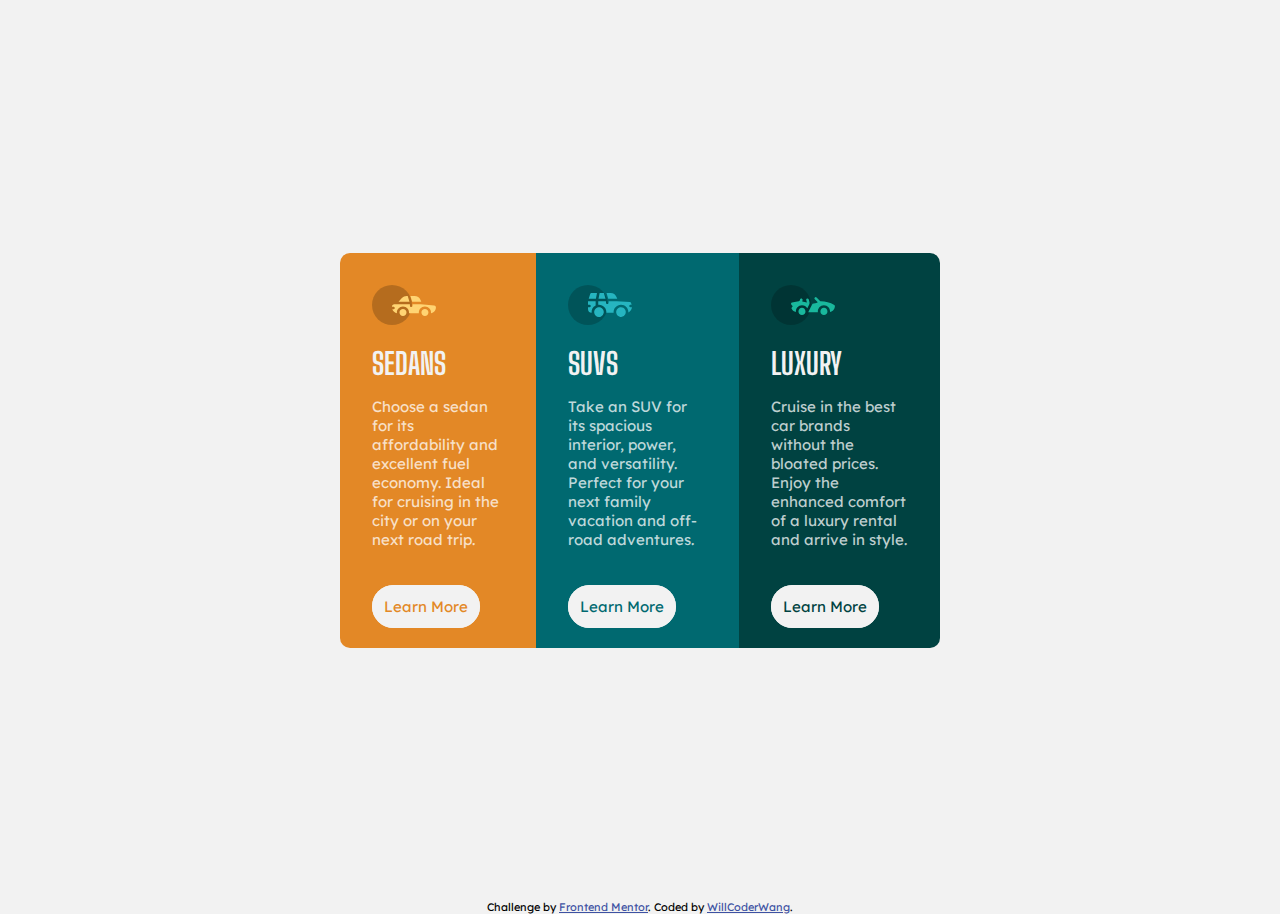
<file: 3-column-preview-card-component/index.html>
<!DOCTYPE html>
<html lang="en">
<head>
  <meta charset="UTF-8">
  <meta name="viewport" content="width=device-width, initial-scale=1.0"> <!-- displays site properly based on user's device -->

  <link rel="icon" type="image/png" sizes="32x32" href="./images/favicon-32x32.png">
  <link rel="stylesheet" href="style.css">
  
  <title>Frontend Mentor | 3-column preview card component</title>

  <!-- Feel free to remove these styles or customise in your own stylesheet 👍 -->
  <style>
    .attribution { font-size: 11px; text-align: center; }
    .attribution a { color: hsl(228, 45%, 44%); }
  </style>
</head>
<body>
  <div class="container">
    <div class="wrapper">
      <div class="card card1">
        <img src="./images/icon-sedans.svg" alt="">
        <h1>Sedans</h1>
        <p>Choose a sedan for its affordability and excellent fuel economy. Ideal for cruising in the city or on your next road trip.</p>
        <a href="#">Learn More</a>    
      </div>
      <div class="card card2">
        <img src="./images/icon-suvs.svg" alt="">
        <h1>SUVs</h1>
        <p>Take an SUV for its spacious interior, power, and versatility. Perfect for your next family vacation and off-road adventures.</p>
        <a href="#">Learn More</a>    
      </div>
      <div class="card card3">
        <img src="./images/icon-luxury.svg" alt="">
        <h1>Luxury</h1>
        <p>Cruise in the best car brands without the bloated prices. Enjoy the enhanced comfort of a luxury rental and arrive in style.</p>
        <a href="#">Learn More</a>    
      </div>
    </div> 
  </div>
  <div class="attribution">
    Challenge by <a href="https://www.frontendmentor.io?ref=challenge" target="_blank">Frontend Mentor</a>. 
    Coded by <a href="https://github.com/willcoderwang">WillCoderWang</a>.
  </div>
</body>
</html>
</file>
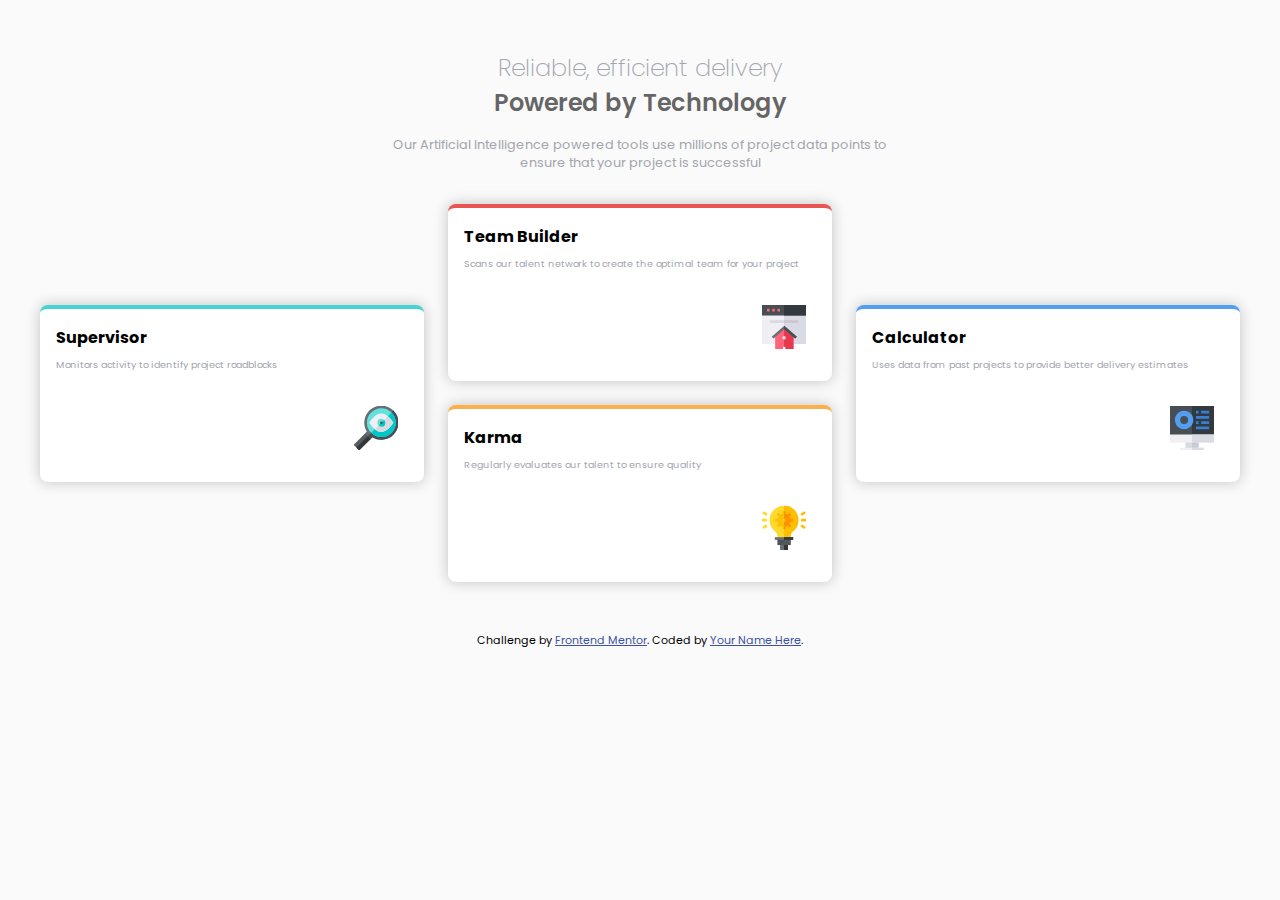
<file: four-card-feature-section/index.html>
<!DOCTYPE html>
<html lang="en">
<head>
  <meta charset="UTF-8">
  <meta name="viewport" content="width=device-width, initial-scale=1.0"> <!-- displays site properly based on user's device -->

  <link rel="icon" type="image/png" sizes="32x32" href="./images/favicon-32x32.png">
  <link rel="stylesheet" href="style.css">
  
  <title>Frontend Mentor | Four card feature section</title>

  <!-- Feel free to remove these styles or customise in your own stylesheet 👍 -->
  <style>
    .attribution { font-size: 11px; text-align: center; }
    .attribution a { color: hsl(228, 45%, 44%); }
  </style>
</head>
<body>
  <div class="container">
    <h2>Reliable, efficient delivery</h2>
    <h3>Powered by Technology</h3>
    <p>Our Artificial Intelligence powered tools use millions of project data points 
      to ensure that your project is successful</p>
    <section class="main">
      <div class="box box1">
        <div class="box-text">
          <h5>Supervisor</h5>
          <p>Monitors activity to identify project roadblocks</p>
        </div>
        <img src="images/icon-supervisor.svg" alt="supervisor">
      </div>
      <div class="box box2">
        <div class="box-text">
          <h5>Team Builder</h5>
          <p>Scans our talent network to create the optimal team for your project</p>
        </div>
        <img src="images/icon-team-builder.svg" alt="team-builder">
      </div>
      <div class="box box3">
        <div class="box-text">
          <h5>Karma</h5>
          <p>Regularly evaluates our talent to ensure quality</p>
        </div>
        <img src="images/icon-karma.svg" alt="karma">
      </div>
      <div class="box box4">
        <div class="box-text">
          <h5>Calculator</h5>
          <p>Uses data from past projects to provide better delivery estimates</p>
        </div>
        <img src="images/icon-calculator.svg" alt="calculator">
      </div>
    </section>
  </div>
  <footer>
    <p class="attribution">
      Challenge by <a href="https://www.frontendmentor.io?ref=challenge" target="_blank">Frontend Mentor</a>. 
      Coded by <a href="#">Your Name Here</a>.
    </p>
  </footer>
</body>
</html>
</file>
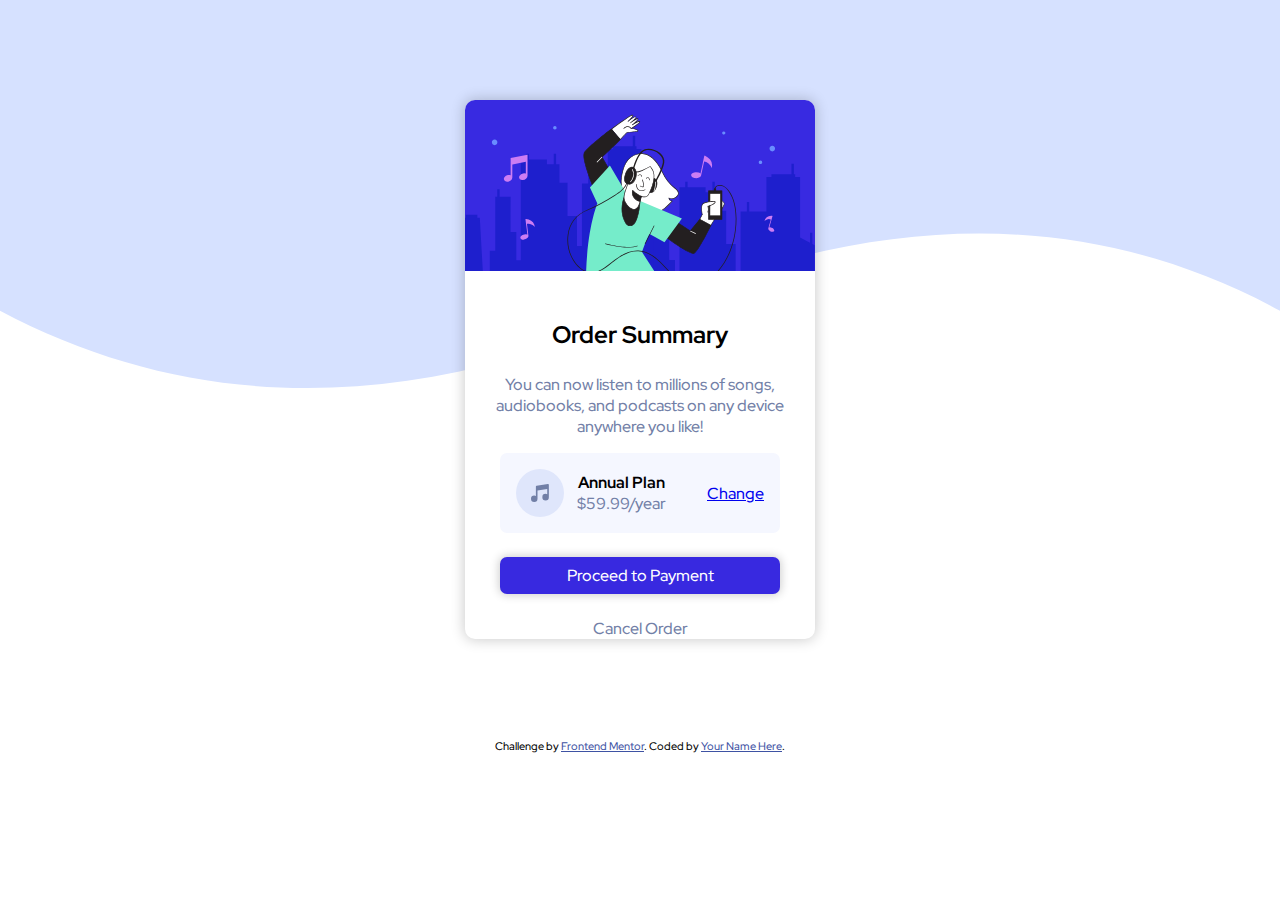
<file: order-summary-component/index.html>
<!DOCTYPE html>
<html lang="en">
<head>
  <meta charset="UTF-8">
  <meta name="viewport" content="width=device-width, initial-scale=1.0"> <!-- displays site properly based on user's device -->

  <link rel="icon" type="image/png" sizes="32x32" href="./images/favicon-32x32.png">
  <link rel="stylesheet" href="style.css">
  
  <title>Frontend Mentor | Order summary card</title>

  <!-- Feel free to remove these styles or customise in your own stylesheet 👍 -->
  <style>
    .attribution { font-size: 11px; text-align: center; }
    .attribution a { color: hsl(228, 45%, 44%); }
  </style>
</head>
<body>
  <div class="container">
    <img id="hero-image" src="./images/illustration-hero.svg" alt="">
    <h2>Order Summary</h2>
    <p>You can now listen to millions of songs, audiobooks, and podcasts on any device anywhere you like!</p>
    <div class="plan">
      <div>
        <img id="music-icon" src="./images/icon-music.svg" alt="">
        <article>      
          <h4>Annual Plan</h4>
          <p>$59.99/year</p>
        </article>
      </div>
      <a href="#">Change</a>
    </div>
    <a href="#" id="pay-button">Proceed to Payment</a>
    <a href="#" id="cancel-button">Cancel Order</a>
  </div>
  <div class="attribution">
    Challenge by <a href="https://www.frontendmentor.io?ref=challenge" target="_blank">Frontend Mentor</a>. 
    Coded by <a href="#">Your Name Here</a>.
  </div>
</body>
</html>
</file>
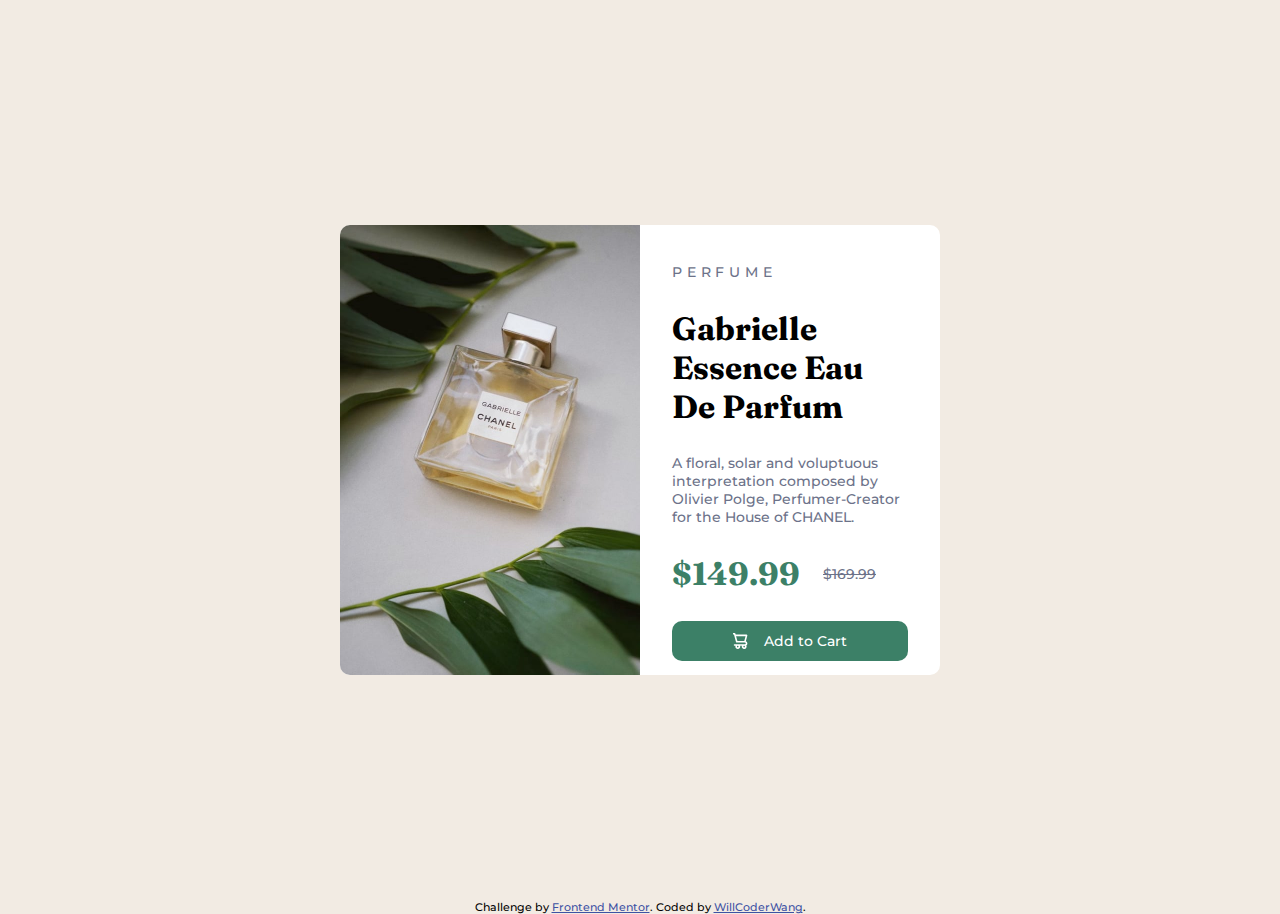
<file: product-preview-card-component/index.html>
<!DOCTYPE html>
<html lang="en">
<head>
  <meta charset="UTF-8">
  <meta name="viewport" content="width=device-width, initial-scale=1.0"> <!-- displays site properly based on user's device -->

  <link rel="icon" type="image/png" sizes="32x32" href="./images/favicon-32x32.png">
  <link rel="stylesheet" href="style.css">
  
  <title>Frontend Mentor | Product preview card component</title>

  <!-- Feel free to remove these styles or customise in your own stylesheet 👍 -->
  <style>
    .attribution { font-size: 11px; text-align: center; }
    .attribution a { color: hsl(228, 45%, 44%); }
  </style>
</head>
<body>
  <div class="container">
    <div class="main">
      <img src="images/image-product-desktop.jpg" alt="">
      <div class="card">
        <p class="header">perfume</p>
        <p class="title">Gabrielle Essence Eau De Parfum</p>
        <p class="description">A floral, solar and voluptuous interpretation composed by Olivier Polge, 
          Perfumer-Creator for the House of CHANEL.</p>
        <div class="price">
          <p class="new-price">$149.99</p>
          <p class="old-price">$169.99</p>
        </div>
        <div class="add-to-cart">
          <img src="images/icon-cart.svg" alt="">
          <p>Add to Cart</p>
        </div>
      </div>
    </div>
  </div>
  
  <div class="attribution">
    Challenge by <a href="https://www.frontendmentor.io?ref=challenge" target="_blank">Frontend Mentor</a>. 
    Coded by <a href="https://github.com/willcoderwang">WillCoderWang</a>.
  </div>
</body>
</html>
</file>
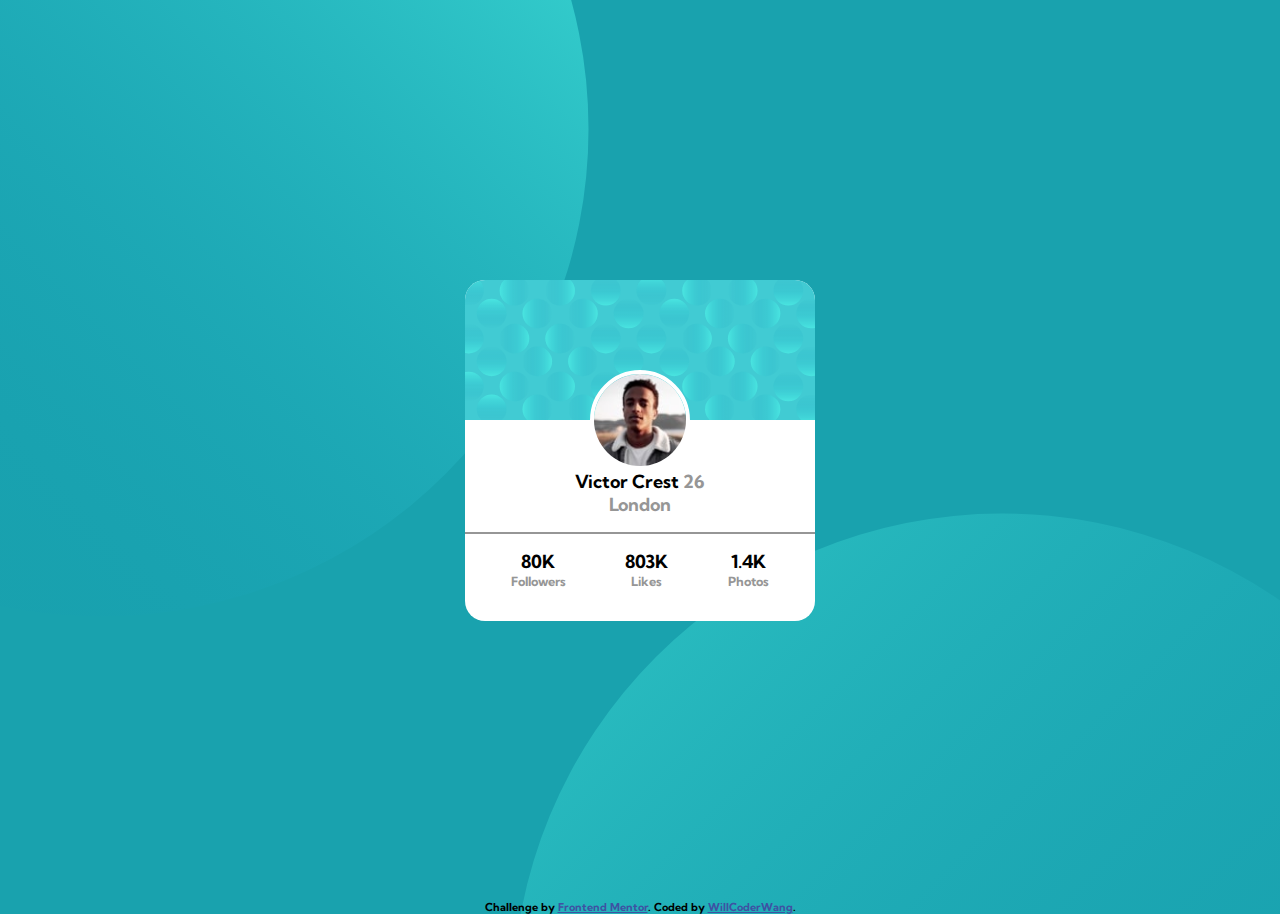
<file: profile-card-component/index.html>
<!DOCTYPE html>
<html lang="en">
<head>
  <meta charset="UTF-8">
  <meta name="viewport" content="width=device-width, initial-scale=1.0"> <!-- displays site properly based on user's device -->

  <link rel="icon" type="image/png" sizes="32x32" href="./images/favicon-32x32.png">
  <link rel="stylesheet" href="style.css">
  
  <title>Frontend Mentor | Profile card component</title>

  <!-- Feel free to remove these styles or customise in your own stylesheet 👍 -->
  <style>
    .attribution { font-size: 11px; text-align: center; }
    .attribution a { color: hsl(228, 45%, 44%); }
  </style>
</head>
<body>
  <div class="container">
    <div class="card">
      <img src="images/bg-pattern-card.svg" alt="">
      <img class="avatar" src="images/image-victor.jpg" alt="">
      <h4>Victor Crest <span class="gray">26</span></h4>
      <p class="gray">London</p>
      <div class="stats">
        <div>
          <h4>80K</h4>
          <p class="gray">Followers</p>
        </div>
        <div>
          <h4>803K</h4>
          <p class="gray">Likes</p>
        </div>
        <div>
          <h4>1.4K</h4>
          <p class="gray">Photos</p>
        </div>
      </div>
    </div>
  </div>
  
  <div class="attribution">
    Challenge by <a href="https://www.frontendmentor.io?ref=challenge" target="_blank">Frontend Mentor</a>. 
    Coded by <a href="https://github.com/willcoderwang">WillCoderWang</a>.
  </div>
</body>
</html>
</file>
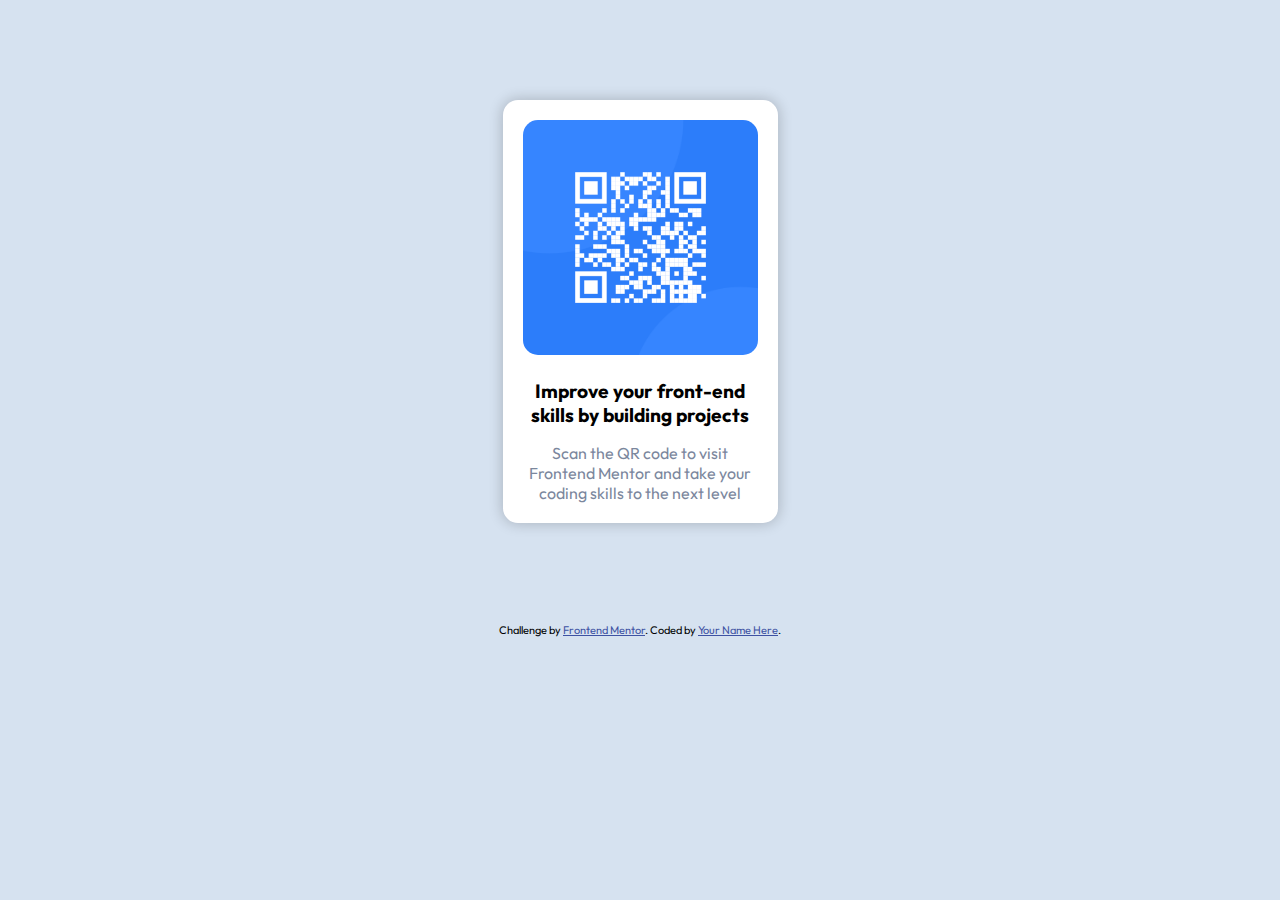
<file: qr-code-component/index.html>
<!DOCTYPE html>
<html lang="en">
<head>
  <meta charset="UTF-8">
  <meta name="viewport" content="width=device-width, initial-scale=1.0"> <!-- displays site properly based on user's device -->

  <link rel="icon" type="image/png" sizes="32x32" href="./images/favicon-32x32.png">
  <link rel="stylesheet" href="style.css">
  
  <title>Frontend Mentor | QR code component</title>

  <!-- Feel free to remove these styles or customise in your own stylesheet 👍 -->
  <style>
    .attribution { font-size: 11px; text-align: center; }
    .attribution a { color: hsl(228, 45%, 44%); }
  </style>
</head>
<body>
  <div class="container">
    <img src="images/image-qr-code.png" alt="">
    <h5>Improve your front-end skills by building projects</h5>
    <p>Scan the QR code to visit Frontend Mentor and take your coding skills to the next level</p>
  </div>
  <div class="attribution">
    Challenge by <a href="https://www.frontendmentor.io?ref=challenge" target="_blank">Frontend Mentor</a>. 
    Coded by <a href="#">Your Name Here</a>.
  </div>
</body>
</html>
</file>
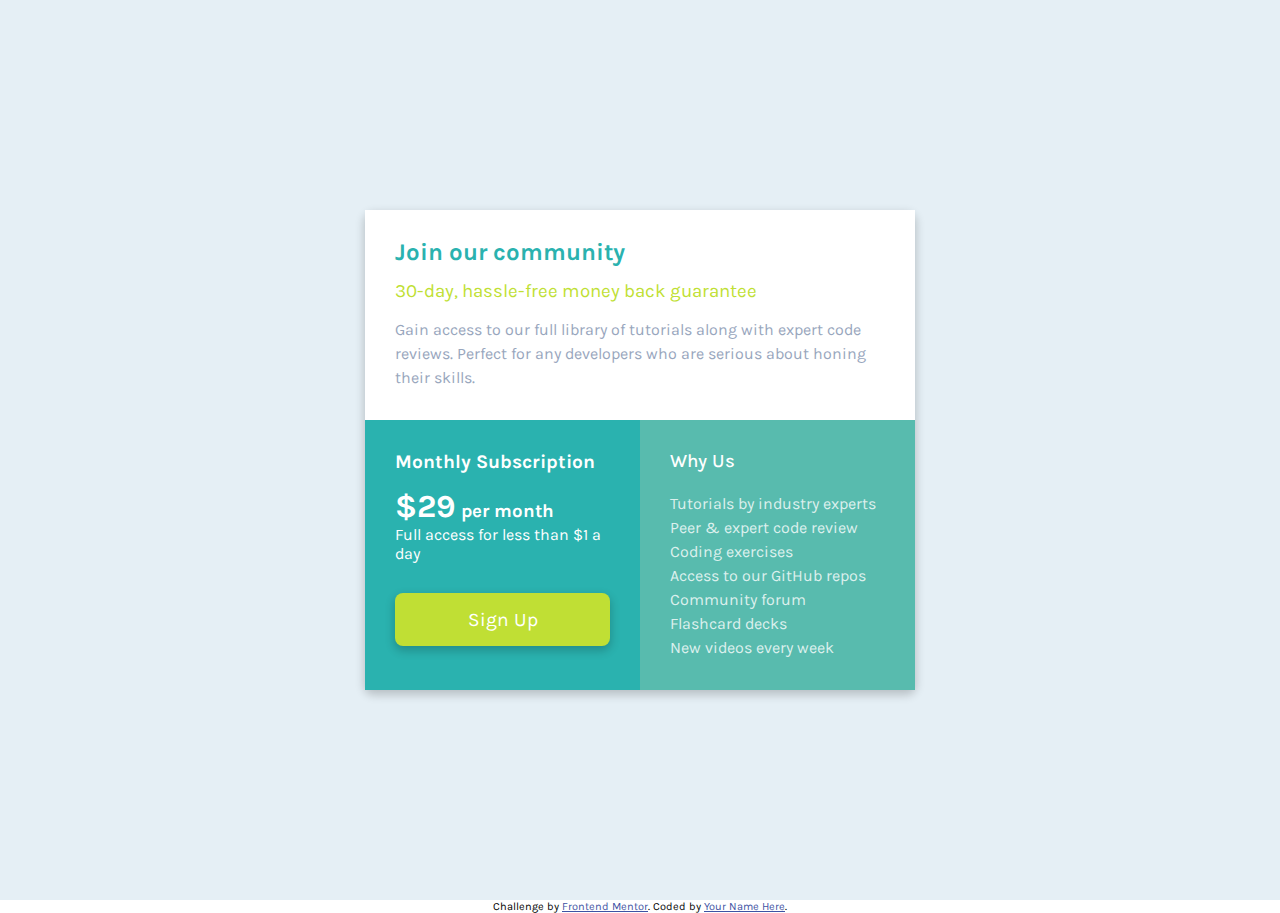
<file: single-price-grid-component/index.html>
<!DOCTYPE html>
<html lang="en">
<head>
  <meta charset="UTF-8">
  <meta name="viewport" content="width=device-width, initial-scale=1.0"> <!-- displays site properly based on user's device -->

  <link rel="icon" type="image/png" sizes="32x32" href="./images/favicon-32x32.png">
  <link rel="stylesheet" href="style.css">
  
  <title>Frontend Mentor | Single Price Grid Component</title>

  <!-- Feel free to remove these styles or customise in your own stylesheet 👍 -->
  <style>
    .attribution { font-size: 11px; text-align: center; }
    .attribution a { color: hsl(228, 45%, 44%); }
  </style>
</head>
<body>
  <section>
    <div class="container">
      <div class="item item-1">
        <h2>Join our community</h2>
        <h3>30-day, hassle-free money back guarantee</h3>
        <p>Gain access to our full library of tutorials along with expert code reviews. 
          Perfect for any developers who are serious about honing their skills.</p>
      </div>
      <div class="item item-2">
        <h2>Monthly Subscription</h2>
        <h3><span>&dollar;29</span> per month</h3>
        <p>Full access for less than &dollar;1 a day</p>
        <a>Sign Up</a>
      </div>
      <div class="item item-3">
        <h3>Why Us</h3>
        <p>Tutorials by industry experts<br>
          Peer &amp; expert code review<br>
          Coding exercises<br>
          Access to our GitHub repos<br>
          Community forum<br>
          Flashcard decks<br>
          New videos every week</p>
      </div>
    </div>
  </section>
  
  <footer>
    <p class="attribution">
      Challenge by <a href="https://www.frontendmentor.io?ref=challenge" target="_blank">Frontend Mentor</a>. 
      Coded by <a href="#">Your Name Here</a>.
    </p>
  </footer>
</body>
</html>
</file>
<file: 3-column-preview-card-component/style.css>
@import url('https://fonts.googleapis.com/css2?family=Big+Shoulders+Display:wght@700&family=Lexend+Deca&display=swap');
:root {
    --bright-orange: hsl(31, 77%, 52%);
    --dark-cyan: hsl(184, 100%, 22%);
    --very-dark-cyan: hsl(179, 100%, 13%);
    --transparent-white: hsla(0, 0%, 100%, 0.75);
    --very-light-gray: hsl(0, 0%, 95%);
}

* {
    padding: 0;
    margin: 0;
    box-sizing: border-box;
}

body {
    font-size: 15px;
    font-family: 'Lexend Deca', sans-serif;
    font-weight: 400;
    background-color: var(--very-light-gray);
}

.container {
    height: 100vh;
    display: flex;
    align-items: center;
    justify-content: center;
}

.wrapper {
    display: flex;
    flex-direction: row;
    max-width: 600px;
    border-radius: 10px;
    overflow: hidden;
}

.card {
    padding: 2rem;
}

.card img {
    padding-bottom: 1rem;
}

.card h1 {
    text-transform: uppercase;
    font-weight: 700;
    color: var(--very-light-gray);
    font-family: 'Big Shoulders Display', cursive;
    padding-bottom: 1rem;
}

.card p {
    color: var(--transparent-white);
    margin-bottom: 3rem;
}

.card a {
    text-decoration: none;
    width: 70%;
    background-color: var(--very-light-gray);
    padding: 10px;
    border-radius: 25px;
    border: 2px solid var(--very-light-gray);
}

.card1 {
    background-color: var(--bright-orange);
}

.card1 a {
    color: var(--bright-orange);
}

.card1 a:hover {
    color: var(--very-light-gray);
    background-color: transparent;
    cursor: pointer;
}

.card2 {
    background-color: var(--dark-cyan);
}

.card2 a {
    color: var(--dark-cyan);
}

.card2 a:hover {
    color: var(--very-light-gray);
    background-color: transparent;
    cursor: pointer;
}

.card3 {
    background-color: var(--very-dark-cyan);
}

.card3 a {
    color: var(--very-dark-cyan);
}

.card3 a:hover {
    color: var(--very-light-gray);
    background-color: transparent;
    cursor: pointer;
}

@media only screen and (max-width: 600px) {
    .container {
        height: 100%;
    }

    .wrapper {
        flex-direction: column;
        max-width: 250px;
        margin: 3rem auto;
    }
}
</file>
<file: four-card-feature-section/style.css>
@import url('https://fonts.googleapis.com/css2?family=Poppins:wght@200;400;600&display=swap');
* {
    margin: 0;
    padding: 0;
}

body {
    font-family: 'Poppins', sans-serif;
    font-size: 15px;
    background-color: hsl(0, 0%, 98%);
}

.container {
    max-width: 1200px;
    margin: 0 auto;
    display: flex;
    flex-direction: column;
    text-align: center;
    padding: 50px 30px;
    color: hsl(229, 6%, 66%);
}

.container h2 {
    font-size: 1.5rem;
    font-weight: 200;
}

.container h3 {
    font-size: 1.5rem;
    font-weight: 600;
    color: rgba(0, 0, 0, 0.6);
}

.container p {
    max-width: 500px;
    font-size: 0.8rem;
    margin: 1rem auto 0;
}

section {
    display: grid;
    grid-template-columns: 1fr 1fr 1fr;
    gap: 1.5rem;
    margin-top: 2rem;
}

.box {
    background-color: white;
    border-radius: 8px;
    padding: 1rem;
    text-align: right;
    box-shadow: 0 0 14px 1px #00000033;
}

.box-text {
    text-align: left;
}

.box-text h5 {
    font-size: 1rem;
    color:black;
}

.box-text p {
    margin: 0.5rem auto 1.5rem;
    font-size: 0.6rem;
}

.box img {
    transform: scale(0.7, 0.7);
}

.box1 {
    grid-area: 2/ 1/ span 2/ span 1;
    border-top: 4px solid hsl(180, 62%, 55%);
}

.box2 {
    grid-area: 1/ 2/ span 2/ span 1;
    border-top: 4px solid hsl(0, 78%, 62%);
}

.box3 {
    grid-area: 3/ 2/ span 2/ span 1;
    border-top: 4px solid hsl(34, 97%, 64%);
}

.box4 {
    grid-area: 2/ 3/ span 2/ span 1;
    border-top: 4px solid hsl(212, 86%, 64%);
}

@media only screen and (max-width: 425px) {
    section {
        grid-template-columns: 1fr;
    }
    .box1 {
        grid-area: auto;
    }
    .box2 {
        grid-area: auto;
    }
    .box3 {
        grid-area: auto;
    }
    .box4 {
        grid-area: auto;
    }
}
</file>
<file: order-summary-component/style.css>
@import url('https://fonts.googleapis.com/css2?family=Red+Hat+Display:wght@500;700;900&display=swap');
:root {
    --pale-blue: hsl(225, 100%, 94%);
    --bright-blue: hsl(245, 75%, 52%);
    --very-pale-blue: hsl(225, 100%, 98%);
    --desaturated-blue: hsl(224, 23%, 55%);
    --dark-blue: hsl(223, 47%, 23%);
}

* {
    padding: 0;
    margin: 0;
    box-sizing: border-box;
}

body {
    font-family: 'Red Hat Display', sans-serif;
    font-weight: 500;
    font-size: 16px;
    background-image: url("./images/pattern-background-desktop.svg");
    background-repeat: no-repeat;
    background-size: contain;
}

.container {
    max-width: 350px;
    display: flex;
    flex-direction: column;
    margin: 100px auto;
    border-radius: 10px;
    box-shadow: 0 0 14px 1px #00000033;
    background-color: white;
    text-align: center;
    align-items: center;
}

#hero-image {
    width: 100%;
    border-top-left-radius: 10px;
    border-top-right-radius: 10px;
} 

.container h2 {
    margin: 3rem auto 1.5rem;
}

.container p {
    color: var(--desaturated-blue);
}

.plan {
    display: flex;
    flex-direction: row;
    align-items: center;
    background-color: var(--very-pale-blue);
    width: 80%;
    align-self: center;
    padding: 1rem;
    margin-top: 1rem;
    border-radius: 7px;
    justify-content: space-between;
}

.plan div {
    display: flex;
    flex-direction: row;
    align-items: center;
}

.plan a:hover {
    text-decoration: none;
    cursor: pointer;
    color: var(--bright-blue);
}

#music-icon {
    margin-right: 0.8rem;
}

#pay-button {
    text-decoration: none;
    background-color: var(--bright-blue);
    color: white;
    width: 80%;
    margin: 1.5rem auto 1.5rem;
    padding: 0.5rem;
    border-radius: 7px;
    box-shadow: 0 0 10px 1px #00000033;
    transition: background-color 0.3s ease;
}

#pay-button:hover {
    background-color: hsla(245, 75%, 52%, 0.7);
}

#cancel-button {
    text-decoration: none;
    color: var(--desaturated-blue);
}

#cancel-button:hover {
    color: black;
}

@media only screen and (max-width: 400px) {
    body {
        background: url("./images/pattern-background-mobile.svg") no-repeat center/cover;
    }
}
</file>
<file: product-preview-card-component/style.css>
@import url('https://fonts.googleapis.com/css2?family=Fraunces:opsz,wght@9..144,700&family=Montserrat:wght@500;700&display=swap');

:root {
    --dark-cyan: hsl(158, 36%, 37%);
    --cream: hsl(30, 38%, 92%);
    --very-dark-blue: hsl(212, 21%, 14%);
    --dark-grayish-blue: hsl(228, 12%, 48%);
    --white: hsl(0, 0%, 100%);
    --font-size: 14px;
}

* {
    padding: 0;
    margin: 0;
    box-sizing: border-box;
}

body {
    background: var(--cream);
    font-family: 'Montserrat', sans-serif;
    font-weight: 500;
    font-size: var(--font-size);
}

.container {
    height: 100vh;
    display: flex;
    justify-content: center;
    align-items: center;
}

.main {
    background: var(--white);
    height: 450px;
    width: 600px;
    display: flex;
    border-radius: 10px;
    overflow: hidden;
}

.card {
    display: flex;
    flex-direction: column;
    justify-content: space-around;
    margin: 0 2rem;
}

.card .header {
    text-transform: uppercase;
    color: var(--dark-grayish-blue);
    letter-spacing: 0.3rem;
    margin-top: 1.5rem;
}

.card .title {
    font-family: 'Fraunces', serif;
    font-weight: 700;
    font-size: 2rem;
}

.card .description {
    color: var(--dark-grayish-blue);
}

.price {
    display: flex;
    align-items: center;
    justify-content: space-between;
}

.price .new-price {
    color: var(--dark-cyan);
    font-family: 'Fraunces', serif;
    font-weight: 700;
    font-size: 2rem;
}

.price .old-price {
    text-decoration: line-through;
    color: var(--dark-grayish-blue);
    margin-right: 2rem;
}

.add-to-cart {
    background: var(--dark-cyan);
    display: flex;
    justify-content: center;
    align-items: center;
    height: 40px;
    border-radius: 10px;
}

.add-to-cart img {
    display: inline;
    margin-right: 1rem;
}

.add-to-cart p {
    color: white;
}

.add-to-cart:hover {
    background: var(--very-dark-blue);
    cursor: pointer;
}

@media only screen and (max-width: 610px) {
    .container {
        height: auto;
    }

    .main {
        flex-direction: column;
        height: auto;
        width: auto;
        margin-bottom: 1rem;
    }

    .main > img {
        height: 290px;
        object-fit: cover;
    }

    .card .title {
        margin-top: 1rem;
        margin-bottom: 1rem;
    }

    .price {
        margin-top: 3rem;
        margin-bottom: 1rem;
    }
}
</file>
<file: profile-card-component/style.css>
@import url('https://fonts.googleapis.com/css2?family=Kumbh+Sans:wght@400;700&display=swap');
:root {
    --dark-cyan: hsl(185, 75%, 39%);
    --very-dark-desaturated-blue: hsl(229, 23%, 23%);
    --dark-grayish-blue: hsl(227, 10%, 46%);
    --dark-gray: hsl(0, 0%, 59%);
}

* {
    padding: 0;
    margin: 0;
    box-sizing: border-box;
}

body {
    background-color: var(--dark-cyan);
    background-image: url("images/bg-pattern-top.svg"), url("images/bg-pattern-bottom.svg");
    background-repeat: no-repeat, no-repeat;
    background-position: right 54vw bottom 33vh, left 40vw top 57vh;
    font-family: 'Kumbh Sans', sans-serif;
    font-size: 18px;
    font-weight: 700;
}

.container {
    height: 100vh;
    display: flex;
    align-items: center;
    justify-content: center;
}

.card {
    display: flex;
    flex-direction: column;
    align-items: center;
    background-color: white;
    max-width: 350px;
    border-radius: 20px;
    overflow: hidden;
}

.card p {
    margin-bottom: 1rem;
}

.gray {
    color: var(--dark-gray);
}

.avatar {
    width: 100px;
    height: 100px;
    border: 4px solid white;
    border-radius: 50%;
    margin-top: -50px;
}

.stats {
    display: flex;
    width: 100%;
    justify-content: space-around;
    text-align: center;
    align-items: center;
    padding: 1rem;
    border-top: 2px solid var(--dark-gray);
}

.stats div p {
    font-size: 0.8rem;
}
</file>
<file: qr-code-component/style.css>
@import url('https://fonts.googleapis.com/css2?family=Outfit:wght@400;700&display=swap');

* {
    margin: 0;
    padding: 0;
    box-sizing: border-box;
}

body {
    background-color: hsl(212, 45%, 89%);
    font-family: 'Outfit', sans-serif;
}

.container {
    max-width: 275px;
    display: flex;
    flex-direction: column;
    align-items: center;
    text-align: center;
    margin: 100px auto;
    background-color: hsl(0, 0%, 100%);
    padding: 20px;
    border-radius: 15px;
    box-shadow: 0 0 14px 1px #00000033;
}

img {
    width: 100%;
    margin-bottom: 1.5rem;
    border-radius: 15px;
}

h5 {
    font-weight: 700;
    font-size: 1.2rem;
    margin-bottom: 1rem;
}

p {
    font-size: 1rem;
    color: hsl(220, 15%, 55%)
}
</file>
<file: single-price-grid-component/style.css>
@import url('https://fonts.googleapis.com/css2?family=Karla:wght@400;700&display=swap');
html {
    font-size: 16px;
    font-family: 'Karla', sans-serif;
}

* {
    padding: 0;
    margin: 0;
    box-sizing: border-box;
}

section {
    background-color: hsl(204, 43%, 93%);
    display: flex;
    min-height: 100vh;
    width: 100%;
    align-items: center;
    justify-content: center;
    padding: 100px 30px;
}

.container {
    display: grid;
    grid-template-columns: 1fr;
    max-width: 550px;
    box-shadow: 0px 4px 10px 1px #00000033;
    border-radius: 8px;
}

.item {
    padding: 30px;
}

.item-1 {
    background-color: white;
    color: hsl(218, 22%, 67%);
    line-height: 1.5rem;
}

.item-1 h2 {
    color: hsl(179, 62%, 43%);
    font-weight: 700;
    margin-bottom: 15px;
}

.item-1 h3 {
    color: hsl(71, 73%, 54%);
    font-weight: 400;
    margin-bottom: 15px;
}

.item-2 {
    background-color: hsl(179, 62%, 43%);
    color: white;
}

.item-2 h2 {
    font-size: 1.2rem;
    margin-bottom: 15px;
}

.item-2 h3 span {
    font-size: 2rem;
}

.item-2 a {
    background-color: hsl(71, 73%, 54%);
    font-size: 1.2rem;
    margin-top: 30px;
    display: inline-block;
    width: 100%;
    text-align: center;
    padding: 15px;
    box-shadow: 0px 4px 10px 1px #00000033;
    border-radius: 8px;
}

.item-3 {
    background-color: hsl(172, 42%, 54%);
    color: white;
}

.item-3 h3 {
    font-weight: 500;
    margin-bottom: 20px;
}

.item-3 p {
    line-height: 1.5rem;
    color: rgba(255, 255, 255, 0.8);
}

@media only screen and (min-width: 768px) {
    .container {
        grid-template-columns: 1fr 1fr;
    }

    .item-1 {
        grid-area: 1/ 1/ span 1/ span 2;
    }
    
}
</file>
